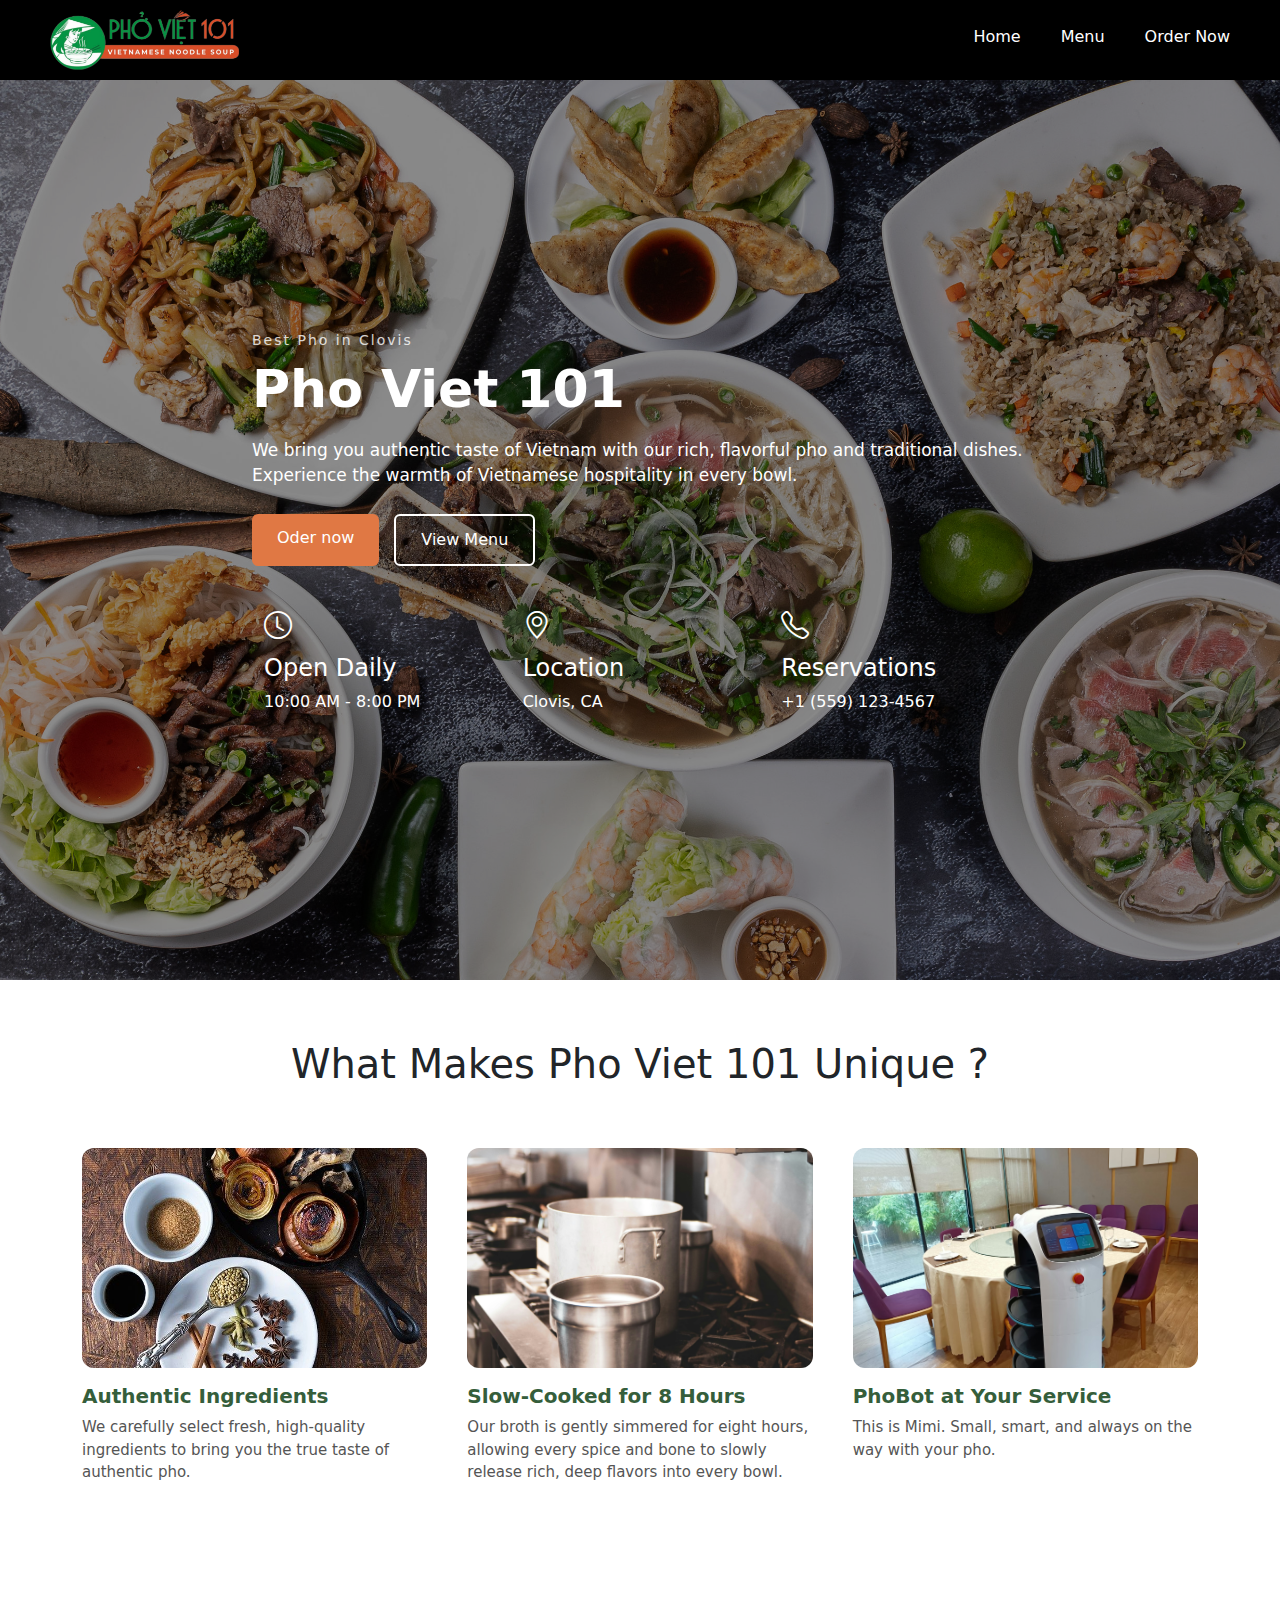
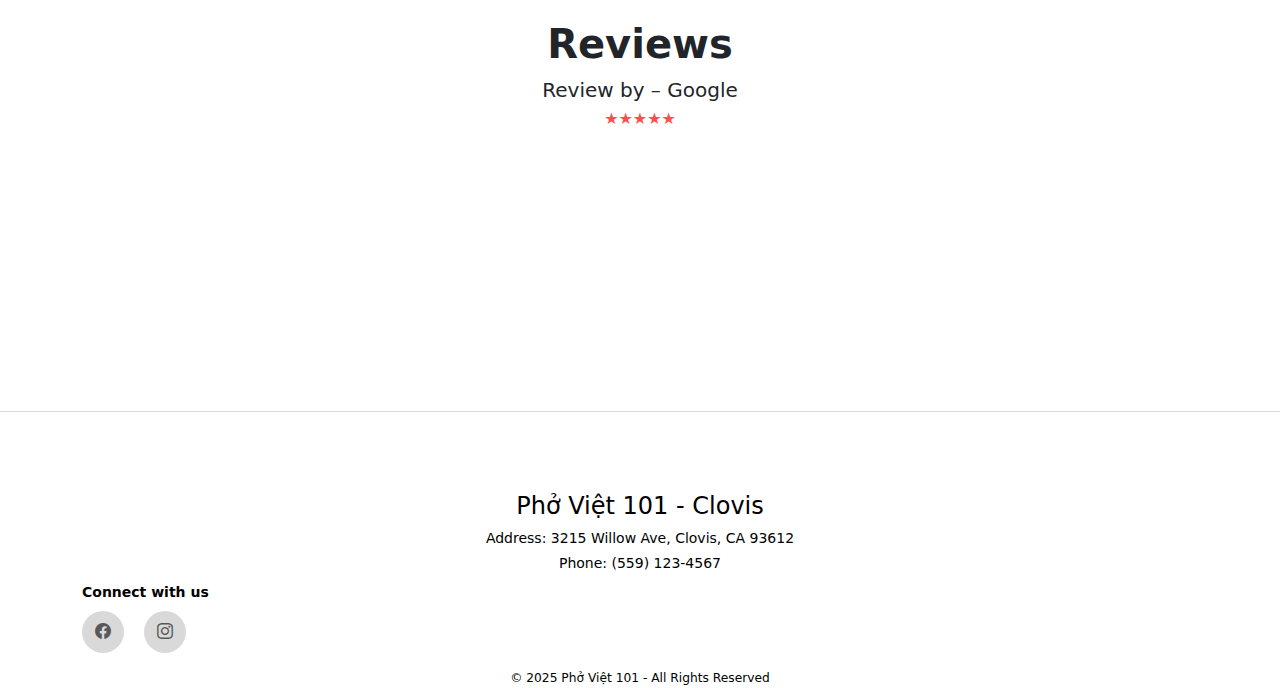
<file: index.html>
<!DOCTYPE html>
<html lang="en">
<head>
<meta charset="utf-8">
<meta name="viewport" content="width=device-width, initial-scale=1">
<title>Pho Viet 101</title>
<meta name="description" content="Welcome to Pho Viet 101 - Authentic Vietnamese Cuisine, Best Pho in Fresno!">

<link rel="icon" type="image/png" href="assets/img/logo_phoviet.png">
<link rel="apple-touch-icon" href="assets/img/logo_phoviet.png">

<link href="https://fonts.googleapis.com" rel="preconnect">
  <link href="https://fonts.gstatic.com" rel="preconnect" crossorigin>
  <link href="https://fonts.googleapis.com/css2?family=Roboto:ital,wght@0,100;0,300;0,400;0,500;0,700;0,900;1,100;1,300;1,400;1,500;1,700;1,900&family=Roboto+Slab:wght@100;200;300;400;500;600;700;800;900&family=Source+Serif+Pro:ital,wght@0,200;0,300;0,400;0,600;0,700;0,900;1,200;1,300;1,400;1,600;1,700;1,900&display=swap" rel="stylesheet">

<link href="vendor/bootstrap/css/bootstrap.min.css" rel="stylesheet">
  <link href="vendor/bootstrap-icons/bootstrap-icons.css" rel="stylesheet">
  <link href="vendor/aos/aos.css" rel="stylesheet">
  <link href="vendor/swiper/swiper-bundle.min.css" rel="stylesheet">
  <link href="vendor/glightbox/css/glightbox.min.css" rel="stylesheet">
  <link href="assets/css/main.css" rel="stylesheet">
  <link href="assets/css/index.css" rel="stylesheet">
  <script src="assets/js/header-footer.js" defer></script>
</head>
<body>

<header class="header fixed-top">
  <div class="navbar-container">
      <a href="index.html" class="logo">
        <img src="assets/img/logo_phoviet.jpg" alt="">
      </a>

      <nav class="navmenu">
        <ul>
          <li><a href="index.html">Home</a></li>
          <li><a href="menu.html">Menu</a></li>
          <li><a href="ordernow.html">Order Now</a></li>
        </ul>
      </nav>
      
      <div class="mobile-menu-icon" onclick="toggleMobileMenu(this)">
        <div class="bar1"></div>
        <div class="bar2"></div>
        <div class="bar3"></div>
      </div>
      <!-- Mobile menu (ẩn mặc định) -->
      <ul class="mobile-menu">
        <li><a href="index.html">Home</a></li>
        <li><a href="menu.html">Menu</a></li>
        <li><a href="ordernow.html">Order Now</a></li>
      </ul>

  </div>

</header>
<div class="nav-backdrop d-xl-none" hidden></div>
<script>
  function updateBodyPadding() {
    const header = document.querySelector('.header');
    if (header) {
      document.body.style.paddingTop = header.offsetHeight + "px";
    }
  }

  window.addEventListener("load", updateBodyPadding);

  window.addEventListener("resize", updateBodyPadding);
</script>


<main class>
<section class="hero-section">
  
  <div class="hero-background">
    <img src="assets/img/hero.jpg" alt="">
  </div>

  <div class="hero-overlay"></div>

  <div class="hero-content container">
    <p class="tagline">Best Pho in Clovis</p>

    <h1 class="hero-title">Pho Viet 101</h1>

    <p class="hero-desc">
       We bring you authentic taste of Vietnam with our rich, flavorful pho and traditional dishes. Experience the warmth of Vietnamese hospitality in every bowl.
    </p>

    <div class="hero-buttons">
      <a href="ordernow.html" class="btn-book">Oder now</a>
      <a href="menu.html" class="btn-view">View Menu</a>
    </div>

   <div class="hero-info container">
      <div class="row justify-content-center text-center text-md-start">
        <div class="col-12 col-md-4 d-flex flex-column align-items-center align-items-md-start mb-4 mb-md-0">
          <i class="bi bi-clock"></i>
          <h4>Open Daily</h4>
          <p>10:00 AM - 8:00 PM</p>
        </div>

        <div class="col-12 col-md-4 d-flex flex-column align-items-center align-items-md-start mb-4 mb-md-0">
          <i class="bi bi-geo-alt"></i>
          <h4>Location</h4>
          <p>Clovis, CA</p>
        </div>

        <div class="col-12 col-md-4 d-flex flex-column align-items-center align-items-md-start">
          <i class="bi bi-telephone"></i>
          <h4>Reservations</h4>
          <p>+1 (559) 123-4567</p>
        </div>
      </div>
    </div>
  </div>

  

</section>

<section class="about-section section-padding">
  <div class="container">
    <div class="intro-features">
        <h2 class="intro-title">What Makes Pho Viet 101 Unique ?</h2>

        <div class="feature-grid">
            <div class="feature-item">
                <img src="assets\img\index\ingredients.jpg" alt="24 Secret Ingredients">
                <h3 class="feature-name">Authentic Ingredients</h3>
                <p class="feature-desc">
                  We carefully select fresh, high-quality ingredients to bring you the true taste of authentic pho.
            </div>

            <div class="feature-item">
                <img src="assets\img\index\broth.jpg" alt="Slow Cooked Broth">
                <h3 class="feature-name">Slow-Cooked for 8 Hours</h3>
                <p class="feature-desc">
                    Our broth is gently simmered for eight hours, allowing every spice and bone to slowly release rich, deep flavors into every bowl.
                </p>
            </div>

            <div class="feature-item">
                <img src="assets\img\index\robot.avif" alt="Cooked Slow Served Fast">
                <h3 class="feature-name">PhoBot at Your Service</h3>
                <p class="feature-desc">
                    This is Mimi. Small, smart, and always on the way with your pho.
                </p>
            </div>

        </div>
      </div>
    </div>


    <section class="review-section">
      <div class="container text-center">
        <h2 class="review-title">Reviews</h2>
        <h3 class="review-subtitle">Review by – Google</h3>
        <div class="stars">★★★★★</div>

        <div class="slider-box">
          <div class="slide slide1">
            <span class="quote">&#10077;</span>
            This is my new fav place in Fresno! The price point is perfect for delicious food. 
            A must-try would be the boba — they use real fruit! Staff here are friendly. 10/10
            <span class="quote">&#10078;</span>
          </div>

          <div class="slide slide2">
            <span class="quote">&#10077;</span>
            Amazing service & the pho is packed with flavor. The broth tastes authentic 
            and the portion is generous. Highly recommended!
            <span class="quote">&#10078;</span>
          </div>

          <div class="slide slide3">
            <span class="quote">&#10077;</span>
            Best Vietnamese spot in town. Fresh ingredients, clean space, 
            and the grilled pork vermicelli is a MUST try!
            <span class="quote">&#10078;</span>
          </div>
        </div>
      </div>
    </section>
</section>

</main>
</body>
<footer id="footer" class="footer">
  <div class="container text-center">
    <h4 class="sitename mb-2">Phở Việt 101 - Clovis</h4>
    <p class="mb-1">Address: 3215 Willow Ave, Clovis, CA 93612</p>
    <p class="mb-2">Phone: (559) 123-4567</p>
    <div class="contact-left text-start">
    <p class="mb-2 fw-bold">Connect with us</p>
    <div class="social-links mt-2">
      <a href="https://www.facebook.com/phoviet101clovis" target="_blank" class="facebook me-2">
        <i class="bi bi-facebook"></i>
      </a>
      <a href="https://www.instagram.com/phoviet101_clovis?igsh=MzRlODBiNWFlZA==" target="_blank" class="instagram">
        <i class="bi bi-instagram"></i>
      </a>
    </div>
  </div>
    <p class="mt-3 small mb-0">© 2025 Phở Việt 101 - All Rights Reserved</p>
  </div>
</footer>


</html>
</file>
<file: assets/css/main.css>
/* Global Colors */
:root {
  --background-color: #ffffff;
  --default-color: #000000;
  --heading-color: #000000;
  --accent-color: #bcb5b1;
  --contrast-color: #ffffff;
  --logo-height: 60px; /* Kích thước logo */
  --menu-font-size: 16px;
}

/* Header */
.header {
  width: 100%;
  background: var(--heading-color);
  color: var(--contrast-color);
  position: fixed;
  z-index: 1000;
  
}

.navbar-container {
  background: #000;
  max-width: 1200px;
  margin: auto;
  padding: 10px;
  width: 100%;
  display: flex;
  justify-content: space-between;
  align-items: center;
}

.logo img {
  height: var(--logo-height);
  width: auto;
  
}
.navmenu {
  margin-top: 10px;
}
.navmenu ul {
  display: flex;
  align-items: center;
  gap: 40px;
  list-style: none;
}

.navmenu ul li a {
  color: var(--contrast-color);
  font-size: var(--menu-font-size);
  text-decoration: none;
}

.navmenu ul li a:hover {
  color: var(--accent-color);
}

/* Mobile Menu */
/* --- MOBILE MENU CSS --- */
.mobile-menu-icon {
  display: none; /* Mặc định ẩn trên Desktop */
  cursor: pointer;
  padding: 5px;
  z-index: 1100;
}

.mobile-menu-icon div {
  width: 30px;
  height: 3px;
  background-color: #ffffff; /* Màu trắng cho các thanh gạch */
  margin: 6px 0;
  transition: 0.4s;
  border-radius: 2px;
}

/* 2. Thiết kế danh sách Menu Mobile */
.mobile-menu {
  display: block; /* Giữ block để dùng hiệu ứng trượt */
  list-style: none;
  background-color: #1a1a1a; /* Màu nền tối để nổi bật chữ */
  position: absolute;
  top: 100%; /* Đẩy xuống ngay sát dưới header */
  left: 0;
  width: 100%;
  padding: 0;
  margin: 0;
  transition: all 0.4s ease-in-out;
  transform: translateY(-150%); /* Đẩy menu lên trên để ẩn */
  opacity: 0;
  visibility: hidden;
  z-index: 999;
  border-bottom: 2px solid var(--accent-color);
}

/* 3. Khi Menu ở trạng thái Hoạt động (Active) */
.mobile-menu.active {
  transform: translateY(0); /* Trượt xuống vị trí cũ */
  opacity: 1;
  visibility: visible;
}

.mobile-menu li {
  text-align: center;
  border-bottom: 1px solid rgba(255, 255, 255, 0.1);
}

.mobile-menu li a {
  display: block;
  padding: 15px 0;
  color: #ffffff;
  text-decoration: none;
  font-size: 18px;
  text-transform: uppercase;
  font-weight: 500;
}

.mobile-menu li a:hover {
  background-color: rgba(255, 255, 255, 0.1);
  color: var(--accent-color);
}

/* 4. Hiệu ứng xoay icon thành dấu X (khi mở menu) */
.mobile-menu-icon.change .bar1 {
  transform: translate(0, 9px) rotate(-45deg);
}
.mobile-menu-icon.change .bar2 {
  opacity: 0;
}
.mobile-menu-icon.change .bar3 {
  transform: translate(0, -9px) rotate(45deg);
}

/* 5. Responsive: Chỉ hiện thị trên màn hình nhỏ (Mobile/Tablet) */
@media (max-width: 991px) {
  .mobile-menu-icon {
    display: block; /* Hiện icon 3 gạch */
  }

  .navmenu {
    display: none; /* Ẩn menu ngang của desktop */
  }

  /* Đảm bảo navbar-container không bị tràn */
  .navbar-container {
    padding: 10px 20px;
    position: relative;
  }
}

/* Footer */
.footer {
  color: var(--default-color);
  background: var(--background-color);
  font-size: 14px;
  padding: 80px 0 0;
  position: relative;
  border-top: 1px solid rgba(0, 0, 0, 0.15);
}

.footer .social-links {
  display: flex;
  gap: 12px;
  margin-top: 25px;
}

.footer .social-links a {
  width: 42px;
  height: 42px;
  background-color: rgba(0, 0, 0, 0.15);
  color: rgba(0, 0, 0, 0.6);
  display: flex;
  align-items: center;
  justify-content: center;
  border-radius: 50%;
  transition: 0.3s;
  text-decoration: none;
}

.footer .social-links a:hover {
  background-color: var(--accent-color);
  color: var(--contrast-color);
  transform: translateY(-3px);
}

.footer .social-links a i {
  font-size: 16px;
}

/* Responsive Design */
@media (max-width: 768px) {
  .header {
    padding: 15px 0;
  }

  .logo img {
    height: 50px;
  }

  .navmenu ul {
    display: none;
  }

  .mobile-menu-icon {
    display: block;
  }
}
</file>
<file: assets/css/index.css>
/* ===========================  HERO SECTION  =========================== */



.hero-section {
  position: relative;
  height: 100vh;
  width: 100%;
  overflow: hidden;
  display: flex;
  align-items: center;
}

.hero-background img {
  width: 100%;
  height: 100%;
  object-fit: cover;
  position: absolute;
  inset: 0;
}

/* Overlay mờ */
.hero-overlay {
  position: absolute;
  inset: 0;
  background: rgba(0, 0, 0, 0.45);
}

/* Content */
.hero-content {
  position: relative;
  z-index: 3;
  max-width: 800px;
  color: white;
}

.tagline {
  letter-spacing: 2px;
  font-size: 14px;
  margin-bottom: 10px;
  opacity: 0.8;
}

.hero-title {
  font-size: 52px;
  font-weight: 700;
  margin-bottom: 20px;
  line-height: 1.1;
}

.hero-desc {
  font-size: 17px;
  margin-bottom: 25px;
}

/* Buttons */
.hero-buttons {
  display: flex;
  gap: 15px;
  margin-bottom: 40px;

}

.btn-book {
  background: #e07844;
  padding: 12px 25px;
  border-radius: 6px;
  color: white;
  text-decoration: none;
  font-size: 16px;
}

.btn-view {
  padding: 12px 25px;
  border: 2px solid white;
  border-radius: 6px;
  color: white;
  text-decoration: none;
  font-size: 16px;
}

/* Info section */
.hero-info {
  margin-top: 40px;
  position: relative;
  z-index: 3;
  color: white;
}

.hero-info i {
  font-size: 28px;
  margin-bottom: 6px;
}

/* Tablet: căn giữa nhưng KHÔNG xuống dòng */
@media (min-width: 768px) and (max-width: 1199px) {
  .hero-info .row {
    justify-content: space-around;
  }
}

/* Mobile: xếp dọc */
@media (max-width: 767px) {
  .hero-info .row {
    flex-direction: column;
    align-items: center;
    text-align: center;
  }
}


/* Scroll hint */
.scroll-hint {
  position: absolute;
  bottom: 30px;
  right: 50px;
  text-align: center;
  color: white;
  opacity: 0.9;
}

.scroll-hint i {
  font-size: 20px;
  display: block;
  margin-top: 6px;
}

/* RESPONSIVE */
@media (max-width: 768px) {
  .hero-title {
    font-size: 32px;
  }

  .hero-desc {
    font-size: 15px;
  }

  .hero-buttons {
    flex-direction: column;
  }

  .scroll-hint {
    right: 50%;
    transform: translateX(50%);
  }
}
/* ==========================================Intro Section Title========================================= */

/* ============================= FEATURE GRID FLEXBOX ============================= */
.intro-title {
    margin-top: 40px;
    margin-bottom: 40px;
    text-align: center;
    padding: 20px;
    font-size: 40px;
}

.feature-grid {
    margin-bottom: 60px;
    display: flex;
    flex-wrap: wrap;           /* Cho phép wrap đúng */
    justify-content: center;   /* Giữa hàng */
    gap: 40px;                 /* Khoảng cách giữa các item */
}

/* Mỗi item flexible và không phình quá lớn */
.feature-item {
    flex: 1 1 300px;           /* Min-width = 300px → Laptop luôn 3 cột */
    max-width: 360px;          /* Giới hạn để ảnh không quá to */
    text-align: left;
    
}

/* Ảnh giữ tỉ lệ đẹp */
.feature-item img {
    width: 100%;
    height: 220px;
    object-fit: cover;
    border-radius: 12px;
    display: block;
    margin-bottom: 16px;
}

/* Text */
.feature-name {
    font-size: 20px;
    font-weight: 700;
    color: #355E3B;
    margin-bottom: 8px;
}

.feature-desc {
    font-size: 15px;
    line-height: 1.5;
    color: #555;
}

/* Mobile (column) */
@media (max-width: 768px) {
    .feature-item {
        flex: 1 1 100%;
        max-width: 500px;
        text-align: center;
        margin: auto;
    }
}


/* ===========================  REVIEW SLIDER FIX  =========================== */

.review-section {
  padding: 60px 0;
  background: #fff; /* Hoặc màu nền bạn muốn */
  text-align: center;
}

.review-title {
  font-size: 40px;
  font-weight: 700;
  margin-bottom: 10px;
}

.review-subtitle {
  font-size: 20px;
  margin-bottom: 5px;
  font-weight: 400;
}

.stars {
  color: #ff4d4d;
  margin-bottom: 40px;
}

/* KHUNG CHỨA QUAN TRỌNG */
.slider-box {
  position: relative;
  width: 100%;
  max-width: 900px; /* Độ rộng tối đa của nội dung review */
  margin: 0 auto;   /* Căn giữa slider-box so với trang */
  height: 180px;    /* Chiều cao đủ cho nội dung */
}

.slide {
  position: absolute;
  top: 0;
  left: 0;
  right: 0;
  margin: auto;    /* Căn giữa slide so với slider-box */
  width: 90%;      /* Không để chữ sát mép màn hình */
  opacity: 0;
  visibility: hidden;
  line-height: 1.8;
  font-size: 18px;
  animation: autoCycle 12s infinite;
}

/* Hiệu ứng trượt nhẹ và hiện hình */
@keyframes autoCycle {
  0% { opacity: 0; transform: translateY(10px); visibility: hidden; }
  5%, 30% { opacity: 1; transform: translateY(0); visibility: visible; }
  35%, 100% { opacity: 0; transform: translateY(-10px); visibility: hidden; }
}

.slide1 { animation-delay: 0s; }
.slide2 { animation-delay: 4s; }
.slide3 { animation-delay: 8s; }

.quote {
  color: #ff4d4d;
  font-size: 24px;
  vertical-align: middle;
}

/* Mobile: Tăng chiều cao khung chứa vì chữ bị nhảy dòng */
@media (max-width: 768px) {
  .slider-box {
    height: 250px;
  }
  .slide {
    font-size: 16px;
  }
}
</file>
